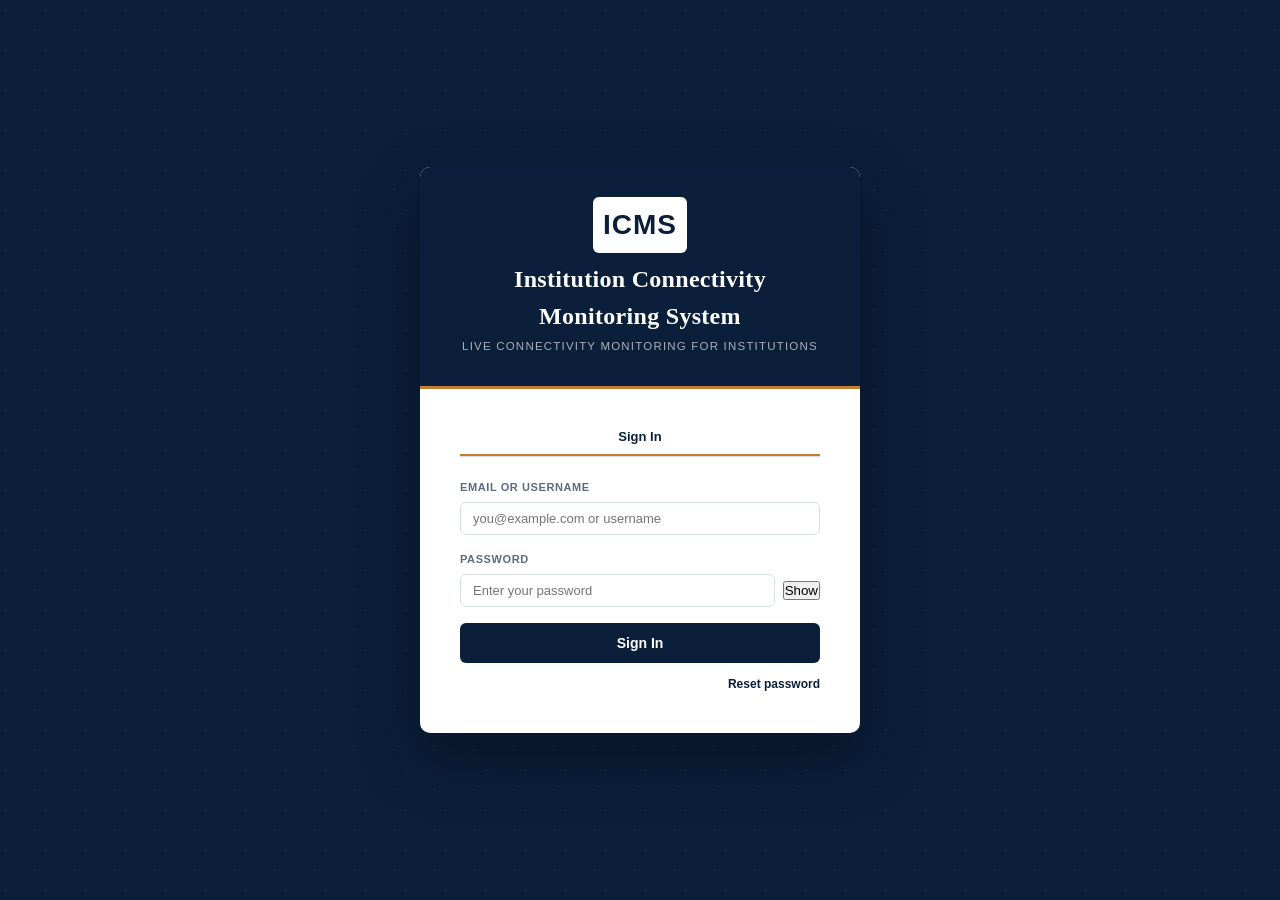
<file: index.html>
<!DOCTYPE html>
<html lang="en">
<head>
    <meta charset="UTF-8">
    <meta name="viewport" content="width=device-width, initial-scale=1.0">
    <title>Institution Connectivity Monitoring System | Sign In</title>
    <link rel="stylesheet" href="static/css/style.css">
</head>
<body>

<div class="auth-page">
    <div class="auth-box">

        <div class="auth-header">
            <div class="crest">ICMS</div>
            <h1>Institution Connectivity Monitoring System</h1>
            <p>Live connectivity monitoring for institutions</p>
        </div>

        <div class="auth-body">

            <div class="auth-tabs">
                <button class="auth-tab active" id="tabLogin">
                    Sign In
                </button>
            </div>

            <!-- LOGIN FORM -->
            <div id="loginForm">
                <div class="auth-field">
                    <label>Email or Username</label>
                    <input type="text" id="loginEmail" placeholder="you@example.com or username" autocomplete="username">
                </div>   
                <div class="auth-field">
                    <label>Password</label>
                    <div style="display:flex;align-items:center;gap:8px">
                        <input type="password" id="loginPassword" placeholder="Enter your password" autocomplete="current-password">
                        <button type="button" id="loginTogglePwd" onclick="togglePassword('loginPassword','loginTogglePwd')" class="pwd-toggle">Show</button>
                    </div>
                </div>

                <div class="auth-error" id="loginError"></div>

                <button class="btn-auth-primary" id="loginBtn" onclick="handleLogin()">
                    Sign In
                </button>

                <div style="text-align:right;margin:10px 0 8px">
                    <a href="#" onclick="showResetPanel();return false" style="font-size:12px;color:var(--navy-deep);font-weight:600">Reset password</a>
                </div>

                <div id="resetPasswordPanel" style="display:none;margin-top:10px">
                    <div class="auth-field">
                        <label>Email or Username</label>
                        <input type="text" id="resetIdentifier" placeholder="Enter your email or username">
                    </div>
                    <div class="auth-field">
                        <label>New Password</label>
                        <div style="display:flex;align-items:center;gap:8px">
                            <input type="password" id="resetPassword" placeholder="New password">
                            <button type="button" id="resetTogglePwd" onclick="togglePassword('resetPassword','resetTogglePwd')" class="pwd-toggle">Show</button>
                        </div>
                    </div>
                    <button class="btn-auth-primary" onclick="handlePasswordReset()">Update Password</button>
                    <div class="auth-error" id="resetError"></div>
                </div>

                <!-- Google sign-in disabled in this deployment -->
            </div>

            <!-- Signup disabled. Admin will create user accounts. -->

        </div>
    </div>
</div>

<div id="toast"></div>

<script src="static/js/api.js"></script>
<script src="static/js/auth.js"></script>

</body>
</html>
</file>
<file: static/css/style.css>
/* ================================
   SCHOOLNET — DESIGN SYSTEM
   Navy / Government theme
================================ */

*, *::before, *::after {
    box-sizing: border-box;
    margin: 0;
    padding: 0;
}

:root {
    /* Core navy palette */
    --navy-deep:    #0B1F3A;
    --navy:         #11284D;
    --navy-light:   #1C3A66;
    --navy-pale:    #EAF0F7;

    /* Single restrained accent — used sparingly for "needs attention" */
    --accent:       #C77D2E;

    /* Status colors — used only on badges/map, not decoratively */
    --status-connected:     #2E7D4F;
    --status-scheduled:     #B8862E;
    --status-not-connected: #A23B3B;
    --status-unknown:       #6B7280;

    --text:         #1A2333;
    --text-muted:   #5B6B82;
    --border:       #D8DEE8;
    --bg:           #F5F7FA;
    --white:        #FFFFFF;

    --sidebar-w:    250px;
    --header-h:     60px;

    --radius:       6px;
    --shadow-sm:    0 1px 2px rgba(11,31,58,0.06);
    --shadow-md:    0 4px 12px rgba(11,31,58,0.08);
}

body {
    font-family: 'Georgia', 'Times New Roman', serif;
    background: var(--bg);
    color: var(--text);
    font-size: 14px;
    line-height: 1.55;
}

/* Headings use the serif for an official tone; body text uses a clean sans */
h1, h2, h3, h4 {
    font-family: 'Georgia', 'Times New Roman', serif;
    font-weight: 700;
    color: var(--navy-deep);
}

body, input, select, textarea, button, td, th, label, p, span, a {
    font-family: 'Segoe UI', Arial, sans-serif;
}

a { text-decoration: none; color: inherit; }

/* ================================
   AUTH PAGES (Login / Signup)
================================ */
.auth-page {
    min-height: 100vh;
    background: var(--navy-deep);
    background-image:
        radial-gradient(circle at 15% 25%, rgba(255,255,255,0.04) 1px, transparent 1px),
        radial-gradient(circle at 85% 75%, rgba(255,255,255,0.04) 1px, transparent 1px);
    background-size: 40px 40px;
    display: flex;
    align-items: center;
    justify-content: center;
    padding: 24px;
}

.auth-box {
    background: var(--white);
    border-radius: 10px;
    width: 440px;
    max-width: 100%;
    box-shadow: 0 24px 60px rgba(0,0,0,0.35);
    overflow: hidden;
}

.auth-header {
    background: var(--navy-deep);
    padding: 30px 40px;
    text-align: center;
    color: var(--white);
    border-bottom: 3px solid var(--accent);
}

.auth-header .crest {
    font-size: 28px;
    margin: 0 auto 8px auto;
    display: inline-block;
    background: var(--white);
    color: var(--navy-deep);
    padding: 6px 10px;
    border-radius: 6px;
    font-weight: 800;
    letter-spacing: 1px;
}

.auth-header h1 {
    font-size: 24px;
    color: var(--white);
    letter-spacing: 0.3px;
    margin-bottom: 3px;
}

.auth-header p {
    font-size: 11.5px;
    color: rgba(255,255,255,0.65);
    text-transform: uppercase;
    letter-spacing: 1.2px;
}

.auth-body {
    padding: 30px 40px;
}

.auth-tabs {
    display: flex;
    border-bottom: 1px solid var(--border);
    margin-bottom: 22px;
}

.auth-tab {
    flex: 1;
    text-align: center;
    padding: 10px 0;
    font-size: 13px;
    font-weight: 600;
    color: var(--text-muted);
    cursor: pointer;
    border-bottom: 2px solid transparent;
    background: none;
    border-top: none; border-left: none; border-right: none;
}

.auth-tab.active {
    color: var(--navy-deep);
    border-bottom-color: var(--accent);
}

.auth-field { margin-bottom: 16px; }

.auth-field label {
    display: block;
    font-size: 11px;
    font-weight: 700;
    text-transform: uppercase;
    letter-spacing: 0.6px;
    color: var(--text-muted);
    margin-bottom: 6px;
}

.auth-field input {
    width: 100%;
    padding: 10px 13px;
    border: 1.5px solid var(--border);
    border-radius: var(--radius);
    font-size: 14px;
    outline: none;
}

.auth-field input:focus { border-color: var(--navy-light); }

.auth-error {
    background: #FBEAEA;
    color: var(--status-not-connected);
    border: 1px solid #F0CFCF;
    padding: 9px 13px;
    border-radius: var(--radius);
    font-size: 12.5px;
    margin-bottom: 14px;
    display: none;
}

.btn-auth-primary {
    width: 100%;
    padding: 12px;
    background: var(--navy-deep);
    color: var(--white);
    border: none;
    border-radius: var(--radius);
    font-size: 14px;
    font-weight: 600;
    cursor: pointer;
}

.btn-auth-primary:hover { background: var(--navy-light); }
.btn-auth-primary:disabled { opacity: 0.6; cursor: not-allowed; }

.auth-divider {
    display: flex;
    align-items: center;
    gap: 10px;
    margin: 18px 0;
    color: var(--text-muted);
    font-size: 11px;
    text-transform: uppercase;
}

.auth-divider::before, .auth-divider::after {
    content: '';
    flex: 1;
    height: 1px;
    background: var(--border);
}

.btn-google {
    width: 100%;
    padding: 11px;
    background: var(--white);
    border: 1.5px solid var(--border);
    border-radius: var(--radius);
    font-size: 13.5px;
    font-weight: 600;
    color: var(--text);
    cursor: pointer;
    display: flex;
    align-items: center;
    justify-content: center;
    gap: 10px;
}

.btn-google:hover { background: var(--navy-pale); }

/* ================================
   APP LAYOUT
================================ */
.app-layout { display: flex; min-height: 100vh; }

.county-chart-legend {
    display: flex;
    gap: 12px;
    flex-wrap: wrap;
    margin-bottom: 14px;
    font-size: 11.5px;
    color: var(--text-muted);
}

.county-chart-legend span {
    display: inline-flex;
    align-items: center;
    gap: 6px;
}

.county-chart-legend i {
    width: 10px;
    height: 10px;
    border-radius: 50%;
    display: inline-block;
}

.county-chart-grid {
    display: grid;
    grid-template-columns: repeat(auto-fit, minmax(210px, 1fr));
    gap: 14px;
}

.county-chart-card {
    background: linear-gradient(180deg, var(--white), #fbfdff);
    border: 1px solid var(--border);
    border-radius: 10px;
    padding: 14px;
    box-shadow: var(--shadow-sm);
    cursor: pointer;
    transition: transform 0.16s ease, box-shadow 0.16s ease;
}

.county-chart-card:hover {
    transform: translateY(-2px);
    box-shadow: var(--shadow-md);
}

.county-chart-card-head {
    display: flex;
    align-items: center;
    justify-content: space-between;
    gap: 10px;
    margin-bottom: 12px;
}

.county-chart-card-name {
    font-size: 13px;
    font-weight: 700;
    color: var(--navy-deep);
}

.county-chart-card-meta {
    font-size: 11.5px;
    color: var(--text-muted);
    margin-top: 2px;
}

.county-chart-card-coverage {
    font-size: 16px;
    font-weight: 800;
    color: var(--navy-deep);
}

.county-chart-progress {
    height: 10px;
    width: 100%;
    display: flex;
    overflow: hidden;
    border-radius: 999px;
    background: #eef2f7;
    margin-bottom: 10px;
}

.county-chart-progress-segment {
    height: 100%;
}

.county-chart-progress-segment.connected { background: var(--status-connected); }
.county-chart-progress-segment.scheduled { background: var(--status-scheduled); }
.county-chart-progress-segment.not-connected { background: var(--status-not-connected); }

.county-chart-stats {
    display: flex;
    flex-wrap: wrap;
    gap: 10px;
    font-size: 11px;
    color: var(--text-muted);
}

.sidebar {
    width: var(--sidebar-w);
    background: var(--navy-deep);
    display: flex;
    flex-direction: column;
    position: fixed;
    top: 0; left: 0; bottom: 0;
    z-index: 100;
}

.sidebar-header {
    padding: 22px 22px 18px;
    border-bottom: 1px solid rgba(255,255,255,0.12);
}

.sidebar-header h1 {
    color: var(--white);
    font-size: 17px;
    letter-spacing: 0.3px;
}

.sidebar-header p {
    color: rgba(255,255,255,0.55);
    font-size: 10px;
    text-transform: uppercase;
    letter-spacing: 1px;
    margin-top: 3px;
    font-family: 'Segoe UI', sans-serif;
}

.sidebar-nav { flex: 1; padding: 14px 0; overflow-y: auto; }

.nav-section-label {
    padding: 16px 22px 6px;
    color: rgba(255,255,255,0.32);
    font-size: 10px;
    text-transform: uppercase;
    letter-spacing: 1.1px;
    font-weight: 700;
}

.nav-link {
    display: flex;
    align-items: center;
    gap: 10px;
    padding: 10px 22px;
    color: rgba(255,255,255,0.78);
    font-size: 13px;
    font-weight: 500;
    cursor: pointer;
    border-left: 3px solid transparent;
}

.nav-link:hover { background: rgba(255,255,255,0.07); color: var(--white); }
.nav-link.active {
    background: rgba(255,255,255,0.1);
    color: var(--white);
    border-left-color: var(--accent);
}

.nav-footer {
    border-top: 1px solid rgba(255,255,255,0.12);
    padding: 8px 0;
}
.nav-footer .nav-link { color: rgba(255,255,255,0.55); }

.main-content {
    margin-left: var(--sidebar-w);
    flex: 1;
    display: flex;
    flex-direction: column;
    min-height: 100vh;
}

.topbar {
    height: var(--header-h);
    background: var(--white);
    border-bottom: 1px solid var(--border);
    display: flex;
    align-items: center;
    justify-content: space-between;
    padding: 0 28px;
    position: sticky;
    top: 0;
    z-index: 50;
}

.topbar h2 { font-size: 17px; color: var(--navy-deep); }

.topbar-right { display: flex; align-items: center; gap: 14px; font-size: 12px; color: var(--text-muted); font-family: 'Segoe UI', sans-serif; }

.role-pill {
    font-size: 10.5px;
    font-weight: 700;
    text-transform: uppercase;
    letter-spacing: 0.5px;
    padding: 3px 10px;
    border-radius: 20px;
    background: var(--navy-pale);
    color: var(--navy-deep);
}

.user-avatar {
    width: 34px; height: 34px;
    background: var(--navy-deep);
    color: var(--white);
    border-radius: 50%;
    display: flex; align-items: center; justify-content: center;
    font-size: 12.5px; font-weight: 700;
    font-family: 'Segoe UI', sans-serif;
}

.page-content { padding: 26px 30px; flex: 1; }
.page { display: none; }
.page.active { display: block; }

/* ================================
   STAT CARDS
================================ */
.stats-grid {
    display: grid;
    grid-template-columns: repeat(auto-fit, minmax(190px, 1fr));
    gap: 16px;
    margin-bottom: 26px;
}

.stat-card {
    background: var(--white);
    border: 1px solid var(--border);
    border-radius: var(--radius);
    padding: 20px;
    box-shadow: var(--shadow-sm);
}

.stat-label {
    font-family: 'Segoe UI', sans-serif;
    font-size: 11px;
    font-weight: 700;
    text-transform: uppercase;
    letter-spacing: 0.7px;
    color: var(--text-muted);
    margin-bottom: 8px;
}

.stat-value {
    font-size: 32px;
    font-weight: 700;
    color: var(--navy-deep);
    line-height: 1;
    margin-bottom: 5px;
}

.stat-sub { font-family: 'Segoe UI', sans-serif; font-size: 11.5px; color: var(--text-muted); }

.stat-card.connected .stat-value    { color: var(--status-connected); }
.stat-card.scheduled .stat-value    { color: var(--status-scheduled); }
.stat-card.not-connected .stat-value{ color: var(--status-not-connected); }

/* ================================
   CARDS / TABLES (shared)
================================ */
.panel {
    background: var(--white);
    border: 1px solid var(--border);
    border-radius: var(--radius);
    box-shadow: var(--shadow-sm);
    margin-bottom: 22px;
    overflow: hidden;
}

.panel-header {
    display: flex;
    align-items: center;
    justify-content: space-between;
    padding: 16px 20px;
    border-bottom: 1px solid var(--border);
    flex-wrap: wrap;
    gap: 12px;
}

.panel-header h3 { font-size: 15px; color: var(--navy-deep); }

.panel-toolbar { display: flex; align-items: center; gap: 9px; flex-wrap: wrap; font-family: 'Segoe UI', sans-serif; }

input[type=text], input[type=email], input[type=password], select, textarea {
    font-family: 'Segoe UI', sans-serif;
    padding: 8px 12px;
    border: 1.5px solid var(--border);
    border-radius: var(--radius);
    font-size: 13px;
    outline: none;
    background: var(--white);
    color: var(--text);
}

input:focus, select:focus, textarea:focus { border-color: var(--navy-light); }
#searchBox { width: 230px; }

.btn {
    font-family: 'Segoe UI', sans-serif;
    padding: 8px 16px;
    border: none;
    border-radius: var(--radius);
    font-size: 12.5px;
    font-weight: 600;
    cursor: pointer;
    display: inline-flex;
    align-items: center;
    gap: 6px;
}

.btn:hover { opacity: 0.88; }
.btn-primary  { background: var(--navy-deep); color: var(--white); }
.btn-accent   { background: var(--accent); color: var(--white); }
.btn-danger   { background: var(--status-not-connected); color: var(--white); }
.btn-outline  { background: var(--white); color: var(--navy-deep); border: 1.5px solid var(--navy-deep); }
.btn-sm       { padding: 4px 10px; font-size: 11.5px; }

table { width: 100%; border-collapse: collapse; font-size: 13px; font-family: 'Segoe UI', sans-serif; }

thead th {
    background: var(--navy-pale);
    padding: 10px 16px;
    text-align: left;
    font-size: 10.5px;
    font-weight: 700;
    text-transform: uppercase;
    letter-spacing: 0.5px;
    color: var(--navy-deep);
    border-bottom: 1px solid var(--border);
    white-space: nowrap;
}

tbody tr { border-bottom: 1px solid var(--border); }
tbody tr:hover { background: var(--navy-pale); }
tbody td { padding: 10px 16px; vertical-align: middle; }

/* ================================
   BADGES — restrained status colors only
================================ */
.badge {
    display: inline-flex;
    align-items: center;
    padding: 3px 10px;
    border-radius: 20px;
    font-size: 10.5px;
    font-weight: 700;
    font-family: 'Segoe UI', sans-serif;
}

.badge-connected     { background: #E7F3EC; color: var(--status-connected); }
.badge-scheduled      { background: #F7EFDF; color: var(--status-scheduled); }
.badge-notconnected   { background: #F8E9E9; color: var(--status-not-connected); }
.badge-unknown        { background: #ECEEF1; color: var(--status-unknown); }

/* ================================
   FRESHNESS INDICATOR
================================ */
.freshness {
    font-family: 'Segoe UI', sans-serif;
    font-size: 11px;
    display: inline-flex;
    align-items: center;
    gap: 5px;
}
.freshness-dot { width: 7px; height: 7px; border-radius: 50%; }
.freshness.fresh .freshness-dot   { background: var(--status-connected); }
.freshness.stale .freshness-dot   { background: var(--status-scheduled); }
.freshness.old .freshness-dot     { background: var(--status-not-connected); }

/* ================================
   STATUS TIMELINE
================================ */
.timeline { position: relative; padding-left: 22px; font-family: 'Segoe UI', sans-serif; }
.timeline::before {
    content: '';
    position: absolute;
    left: 5px; top: 4px; bottom: 4px;
    width: 2px;
    background: var(--border);
}
.timeline-item { position: relative; margin-bottom: 16px; }
.timeline-item::before {
    content: '';
    position: absolute;
    left: -22px; top: 4px;
    width: 10px; height: 10px;
    border-radius: 50%;
    background: var(--navy-deep);
    border: 2px solid var(--white);
}
.timeline-item .t-status { font-size: 12.5px; font-weight: 700; color: var(--navy-deep); }
.timeline-item .t-time   { font-size: 11px; color: var(--text-muted); margin-top: 2px; }

/* ================================
   MODAL
================================ */
.modal-bg {
    display: none;
    position: fixed; inset: 0;
    background: rgba(11,31,58,0.55);
    z-index: 200;
    align-items: center; justify-content: center;
}
.modal-bg.open { display: flex; }

.modal {
    background: var(--white);
    border-radius: 8px;
    width: 580px; max-width: 95vw; max-height: 90vh;
    overflow-y: auto;
    box-shadow: 0 24px 60px rgba(0,0,0,0.3);
    font-family: 'Segoe UI', sans-serif;
}

.modal-header {
    display: flex; align-items: center; justify-content: space-between;
    padding: 18px 24px;
    border-bottom: 1px solid var(--border);
    background: var(--navy-pale);
}
.modal-header h3 { font-size: 15px; color: var(--navy-deep); }
.modal-close { background: none; border: none; font-size: 20px; cursor: pointer; color: var(--text-muted); }

.modal-body { padding: 22px 24px; }
.modal-tabs { display: flex; border-bottom: 2px solid var(--border); margin-bottom: 18px; }
.modal-tab {
    padding: 9px 18px; font-size: 12.5px; font-weight: 600;
    color: var(--text-muted); cursor: pointer;
    border-bottom: 2px solid transparent; margin-bottom: -2px;
    background: none; border-top: none; border-left: none; border-right: none;
}
.modal-tab.active { color: var(--navy-deep); border-bottom-color: var(--accent); }
.tab-content { display: none; }
.tab-content.active { display: block; }

.form-grid { display: grid; grid-template-columns: 1fr 1fr; gap: 14px; }
.form-group { display: flex; flex-direction: column; gap: 5px; }
.form-group.full { grid-column: 1/-1; }
.form-group label {
    font-size: 10.5px; font-weight: 700; text-transform: uppercase;
    letter-spacing: 0.5px; color: var(--text-muted);
}
.form-group input, .form-group select, .form-group textarea { width: 100%; }

.modal-footer {
    display: flex; justify-content: flex-end; gap: 10px;
    padding: 14px 24px; border-top: 1px solid var(--border);
}

.inventory-section-tabs {
    display: flex; flex-wrap: wrap; gap: 8px; margin-bottom: 16px;
}
.inventory-section-tab {
    border: 1px solid var(--border); background: var(--bg); color: var(--text-muted);
    padding: 8px 12px; border-radius: 999px; cursor: pointer; font-size: 12px; font-weight: 600;
}
.inventory-section-tab.active {
    background: var(--navy-deep); color: var(--white); border-color: var(--navy-deep);
}
.inventory-section { display: none; }
.inventory-section.active { display: block; }

/* ================================
   TOAST
================================ */
#toast {
    position: fixed; bottom: 24px; right: 24px;
    background: var(--navy-deep); color: var(--white);
    padding: 12px 20px; border-radius: var(--radius);
    font-size: 13px; font-family: 'Segoe UI', sans-serif;
    transform: translateY(80px); opacity: 0;
    transition: all 0.3s; z-index: 999; max-width: 320px;
}
#toast.show { transform: translateY(0); opacity: 1; }
#toast.success { background: var(--status-connected); }
#toast.error   { background: var(--status-not-connected); }

.no-results { text-align: center; padding: 50px; color: var(--text-muted); font-family: 'Segoe UI', sans-serif; }

@media (max-width: 768px) {
    .sidebar { transform: translateX(-100%); transition: transform 0.3s; }
    .sidebar.open { transform: translateX(0); }
    .main-content { margin-left: 0; }
    .stats-grid { grid-template-columns: 1fr 1fr; }
    .form-grid { grid-template-columns: 1fr; }
}
</file>
